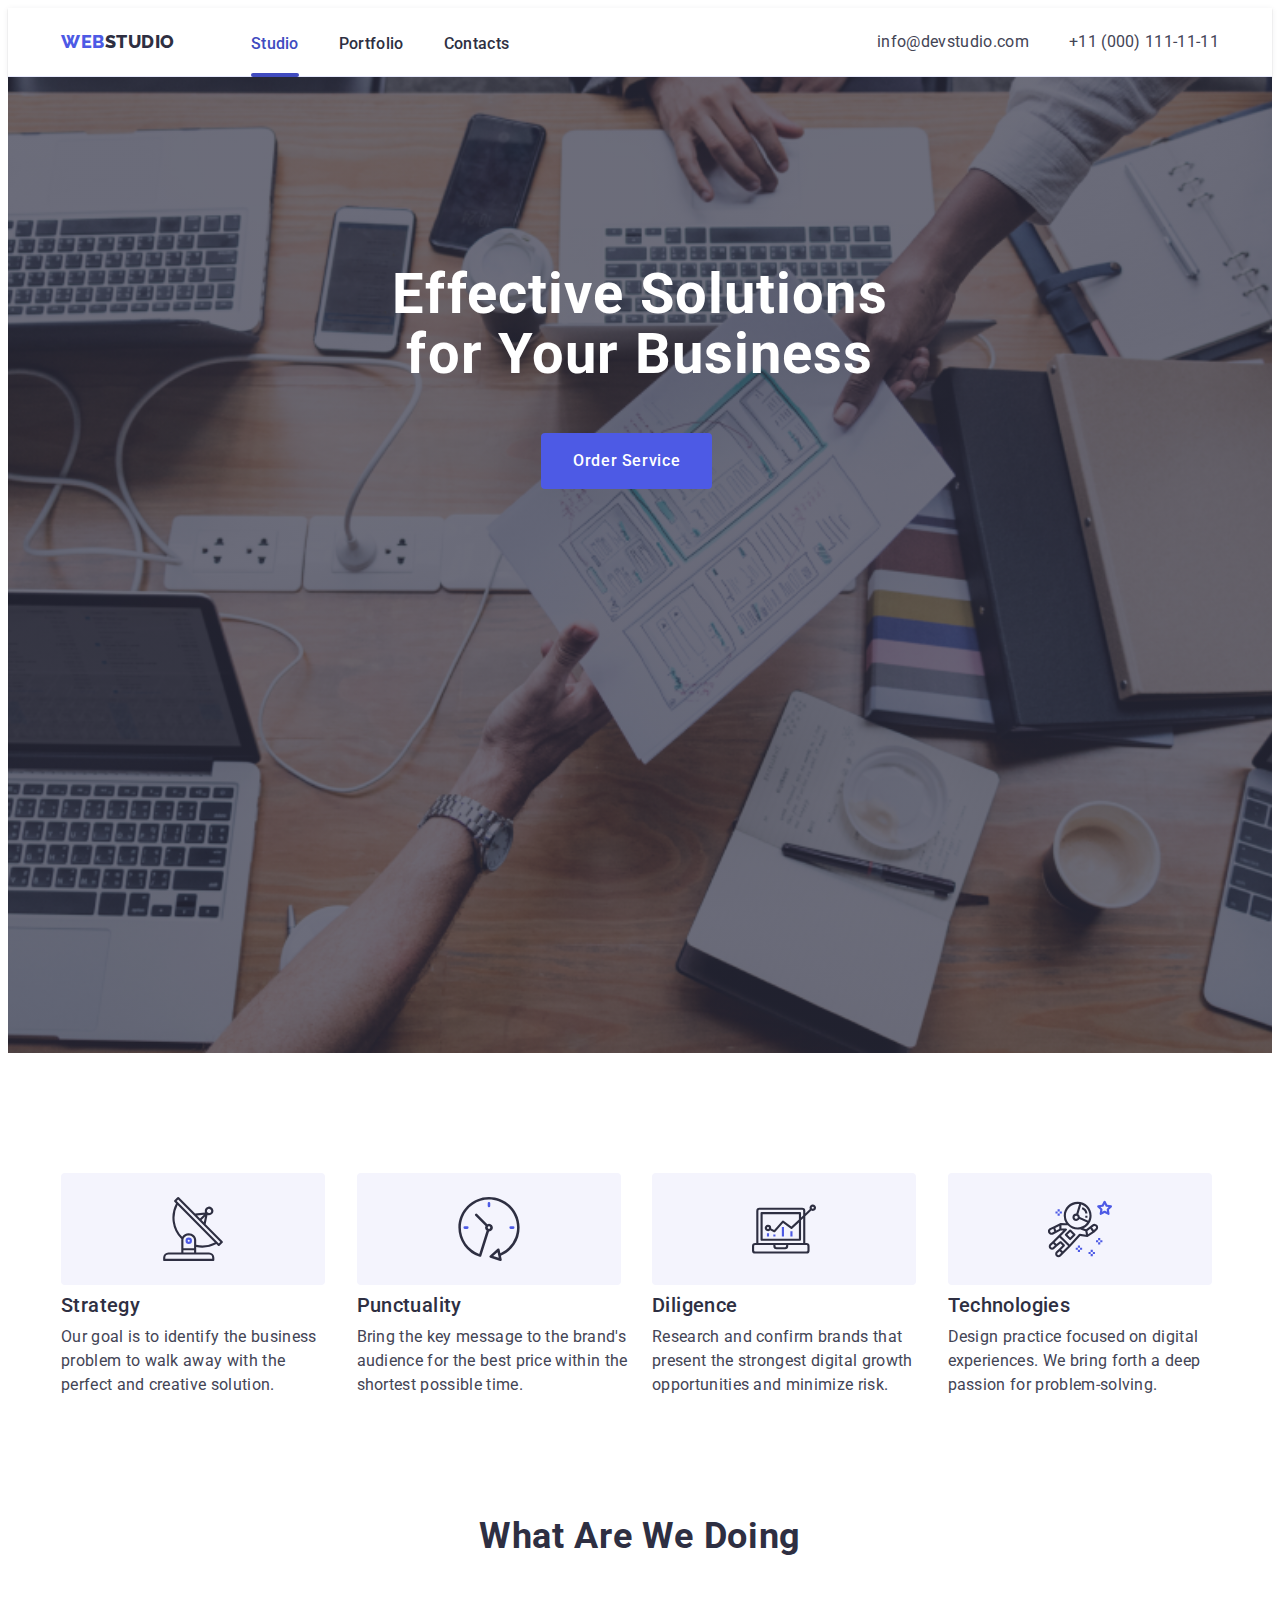
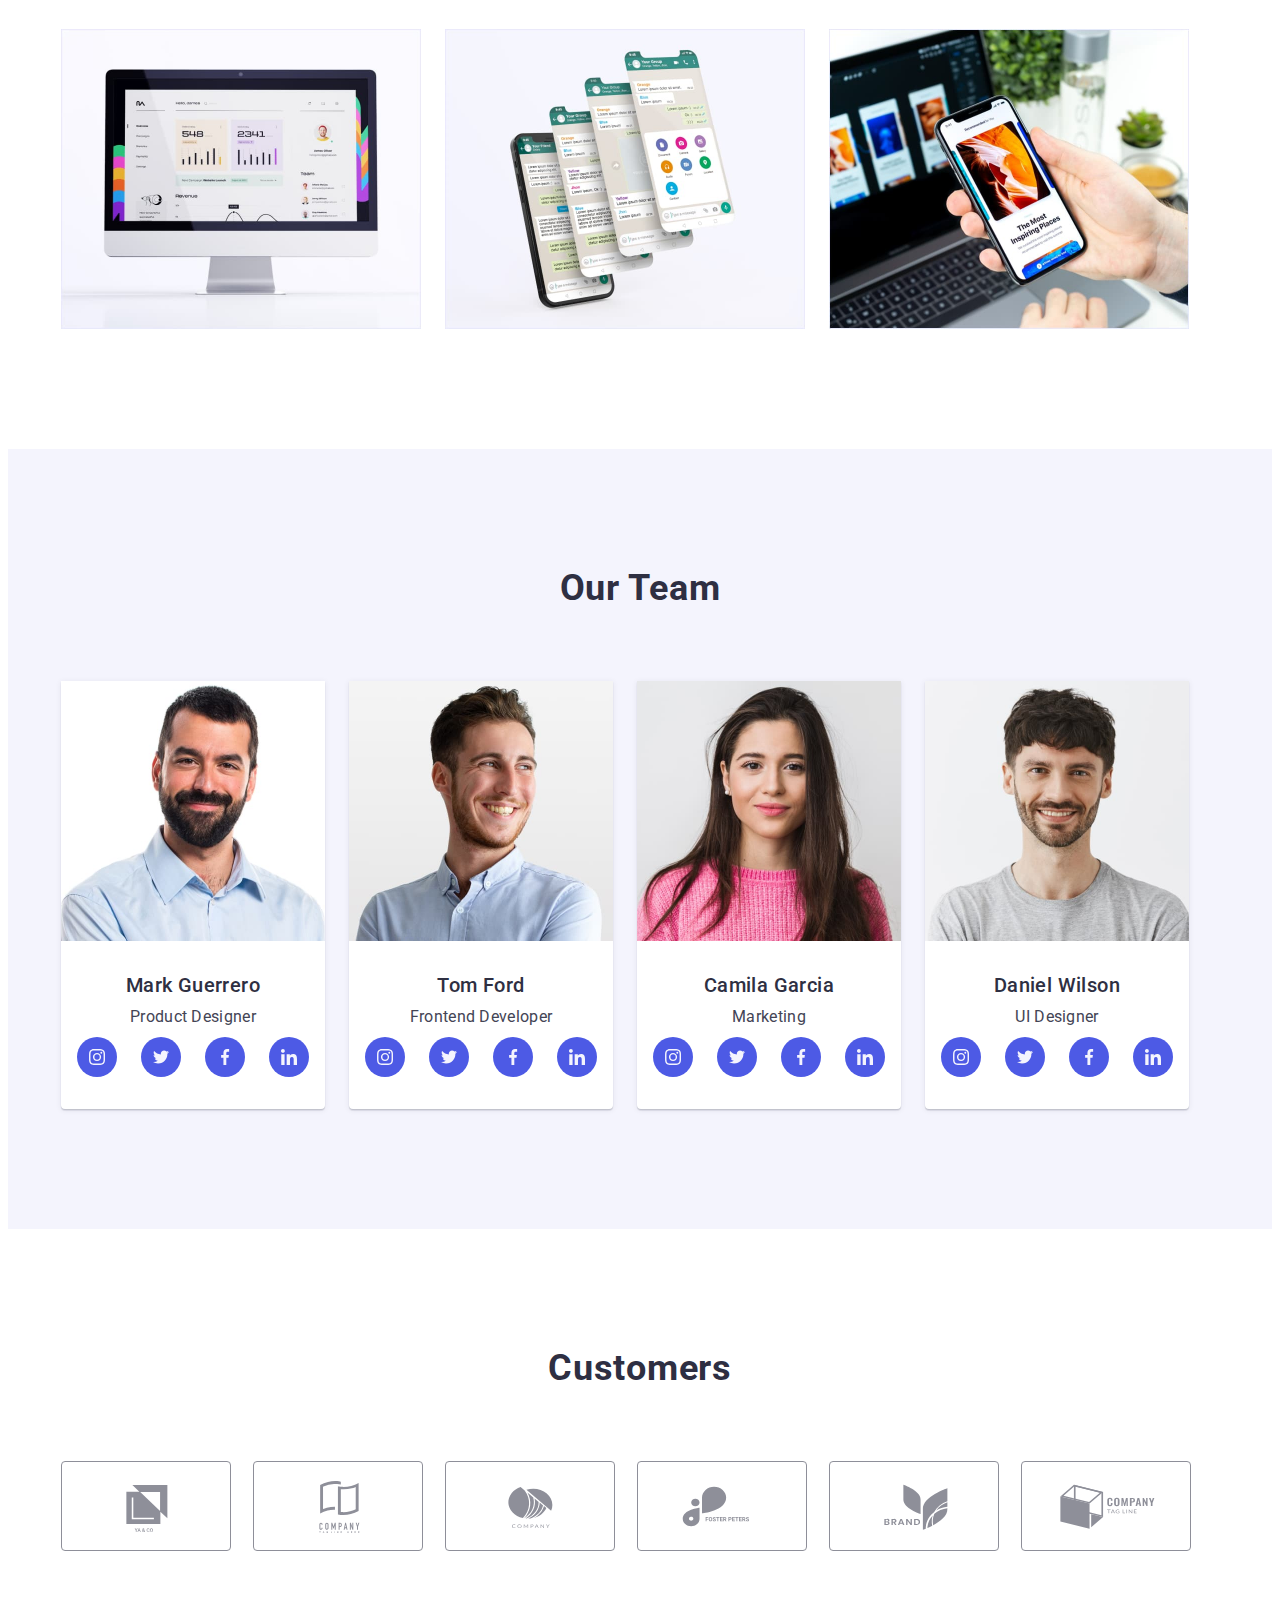
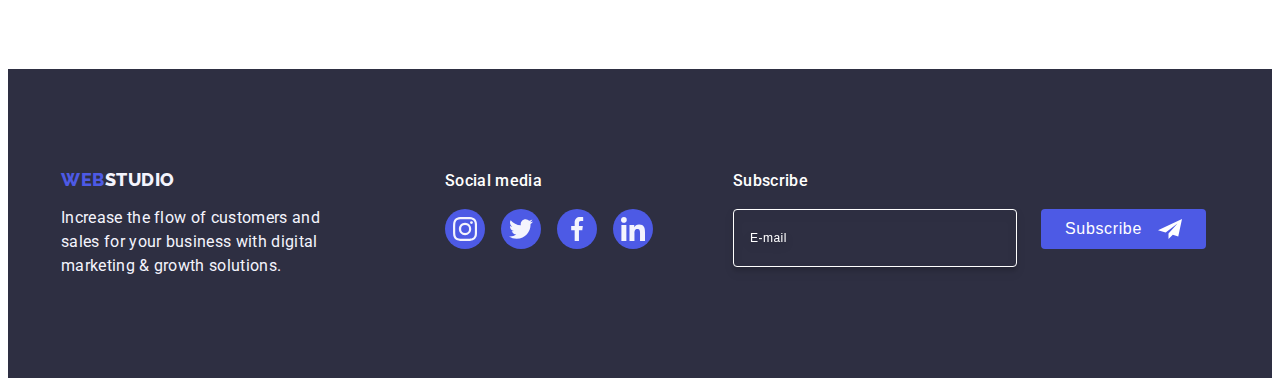
<file: index.html>
<!DOCTYPE html>
<html lang="en">
<head>
    <meta charset="UTF-8">
    <meta name="viewport" content="Web Studio description">
    <title>Web Studio</title>
    <link rel="preconnect" href="https://fonts.googleapis.com">
    <link rel="preconnect" href="https://fonts.gstatic.com" crossorigin>
    <link href="https://fonts.googleapis.com/css2?family=Raleway:wght@800&family=Roboto:wght@400;500;700&display=swap" 
    rel="stylesheet">
    <link rel="stylesheet" href="https://cdnjs.cloudflare.com/ajax/libs/modern-normalize/2.0.0/modern-normalize.min.css" integrity="sha512-4xo8blKMVCiXpTaLzQSLSw3KFOVPWhm/TRtuPVc4WG6kUgjH6J03IBuG7JZPkcWMxJ5huwaBpOpnwYElP/m6wg=="
    crossorigin="anonymous" referrerpolicy="no-referrer" />
    <link rel="stylesheet" href="./css/styles.css"/>
</head>
<body>
    
    <header class="header">
        <div class=" container header-container">
        <nav class="header-navigation">
            <a href="./index.html" class="header-logo link">
                Web<span class="header-logo-accent">Studio</span>
                </a>

            <ul class="header-menu list">
              <li class="header-menu-item"><a class="header-menu-link link active" href="./index.html">Studio</a></li>
              <li class="header-menu-item "><a class="header-menu-link link" href="./portfolio.html">Portfolio</a></li>
              <li class="header-menu-item"><a class="header-menu-link link" href="">Contacts</a></li>
            </ul>
          </nav>

        <address class="adress">
            <ul class="header-socials list">
            <li class="header-socials-item"><a class="header-socials-link link" href="mailto:info@devstudio.com">info@devstudio.com</a></li>
            <li class="header-socials-item"><a class="header-socials-link link" href="tel:+110001111111">+11 (000) 111-11-11</a></li>
            </ul>
        </address>
    </div>
    </header>
    

    <main>
        
        <section class="effective-sol-button"> 
        <div class="container effective-sol-button-container">
        <h1 class="effective-item">
        Effective Solutions<br/>
        for Your Business
        </h1>
        <button type="button"  class="element-buttton" data-modal-open>Order Service</button>
        </div>
        </section>
        

        
        <section class="advantages">
        <div class="container">
        <h2 class="visually-hidden">features</h2>
        <ul class="features-menu list">
            <li class="advantages-item">
                <div class="advantages-item-icon">
                    <svg class="advantages-icons" width="64" height="64">
                        <use href="./images/icons.svg#icon-antenna-1">
                        </use>
                    </svg>   
                </div>
                <h3 class="advantages-subtitle">Strategy</h3>
                <p class="advantages-item-text">
                Our goal is to identify the business
                problem to walk away with the perfect and creative solution.
                </p>
            </li>
            <li class="advantages-item">
                <div class="advantages-item-icon">
                    <svg class="advantages-icons" width="64" height="64">
                        <use href="./images/icons.svg#icon-clock-1">
                        </use>
                    </svg>   
                </div>
                <h3 class="advantages-subtitle">Punctuality</h3>
                <p class="advantages-item-text">
                Bring the key message to the brand's audience for the best 
                price within the shortest possible time.
                </p>
            </li>
            <li class="advantages-item">
                <div class="advantages-item-icon">
                    <svg class="advantages-icons" width="64" height="64">
                        <use href="./images/icons.svg#icon-diagram-1">
                        </use>
                    </svg>   
                </div>
                <h3 class="advantages-subtitle">Diligence</h3>
                <p class="advantages-item-text">
                Research and confirm brands that present the strongest digital
                 growth opportunities and minimize risk.
                </p>
            </li>
            <li class="advantages-item">
                <div class="advantages-item-icon">
                    <svg class="advantages-icons" width="64" height="64">
                        <use href="./images/icons.svg#icon-astronaut-1">
                        </use>
                    </svg>   
                </div>
                <h3 class="advantages-subtitle">Technologies</h3>
                <p class="advantages-item-text">
                Design practice focused on digital experiences. We bring forth 
                a deep passion for problem-solving.
                </p>
            </li>
        </ul>
        </div></section>

        
        <section class="what-we-do">
        <div class="container">
        <h2 class="about-us">What are we doing</h2>
        <ul class="about-us-menu list">
            <li class="about-us-item"> 
                <img src="./images/laptop.jpg" 
                alt="A laptop"
                width="360"
                height="300"
                /> 
            </li>

            <li class="about-us-item">
                <img src="./images/phonescreen.jpg" 
                alt="A phone"
                width="360"
                height="300"
                /> 
            </li>

            <li class="about-us-item">   
                <img src="./images/laptopphone.jpg" 
                alt="A phone with computer"
                width="360"
                height="300"
                />
            </li>
        </ul></div>
        </section>

        <section class="our-team">
            <div class="container">
        <h2 class="team">Our Team</h2>
        <ul class="team-menu list">
            <li class="team-item">
                <img src="./images/markguerro.jpg" 
                alt="Mark Guerrero"
                width="264"
                height="260"
                class="team-img"
                />
                <div class="team-info">
                <h3 class="team-subtitle">Mark Guerrero</h3>
                <p class="team-text">Product Designer</p>
                
                    <ul class="team-sosials-list list">
                        <li class="team-social-item">
                            <a 
                            class="team-contact-link link"
                            href=""
                            aria-label="instagram"
                            target="_blank"
                            rel="noopener noreferrer"
                            >
                                <svg class="team-icons" width="16" height="16">
                                    <use href="./images/icons.svg#icon-instagram-2">
                                    </use>
                                </svg>
                            </a>
                        </li>
                        <li class="team-social-item">
                            <a 
                            class="team-contact-link link"
                            href=""
                            aria-label="instagram"
                            target="_blank"
                            rel="noopener noreferrer"
                            >
                                <svg class="team-icons" width="16" height="16">
                                    <use href="./images/icons.svg#icon-twitter-1">
                                    </use>
                                </svg>
                            </a>
                        </li>
                        <li class="team-social-item">
                            <a 
                            class="team-contact-link link"
                            href=""
                            aria-label="instagram"
                            target="_blank"
                            rel="noopener noreferrer"
                            >
                                <svg class="team-icons" width="16" height="16">
                                    <use href="./images/icons.svg#icon-facebook-1">
                                    </use>
                                </svg>
                            </a>
                        </li>
                        <li class="team-social-item">
                            <a 
                            class="team-contact-link link"
                            href=""
                            aria-label="instagram"
                            target="_blank"
                            rel="noopener noreferrer"
                            >
                                <svg class="team-icons" width="16" height="16">
                                    <use href="./images/icons.svg#icon-linkedin-1">
                                    </use>
                                </svg>
                            </a>
                        </li>
                    </ul>

                </div>
            </li>
            

            <li class="team-item" >
                <img src="./images/tomford.jpg" 
                alt="Tom Ford"
                width="264"
                height="260"
                class="team-img"
                /> 
                <div class="team-info">
                <h3 class="team-subtitle">Tom Ford</h3>
                <p class="team-text">Frontend Developer</p>
                
                    <ul class="team-sosials-list list">
                        <li class="team-social-item">
                            <a 
                            class="team-contact-link link"
                            href=""
                            aria-label="instagram"
                            target="_blank"
                            rel="noopener noreferrer"
                            >
                                <svg class="team-icons" width="16" height="16">
                                    <use href="./images/icons.svg#icon-instagram-2">
                                    </use>
                                </svg>
                            </a>
                        </li>
                        <li class="team-social-item">
                            <a 
                            class="team-contact-link link"
                            href=""
                            aria-label="instagram"
                            target="_blank"
                            rel="noopener noreferrer"
                            >
                                <svg class="team-icons" width="16" height="16">
                                    <use href="./images/icons.svg#icon-twitter-1">
                                    </use>
                                </svg>
                            </a>
                        </li>
                        <li class="team-social-item">
                            <a 
                            class="team-contact-link link"
                            href=""
                            aria-label="instagram"
                            target="_blank"
                            rel="noopener noreferrer"
                            >
                                <svg class="team-icons" width="16" height="16">
                                    <use href="./images/icons.svg#icon-facebook-1">
                                    </use>
                                </svg>
                            </a>
                        </li>
                        <li class="team-social-item">
                            <a 
                            class="team-contact-link link"
                            href=""
                            aria-label="instagram"
                            target="_blank"
                            rel="noopener noreferrer"
                            >
                                <svg class="team-icons" width="16" height="16">
                                    <use href="./images/icons.svg#icon-linkedin-1">
                                    </use>
                                </svg>
                            </a>
                        </li>
                    </ul>

                </div>
            </li>
            

            <li class="team-item"> 
                <img src="./images/camilladarcias.jpg" 
                alt="Camila Garcia"
                width="264"
                height="260"
                class="team-img"
                /> 
                <div class="team-info">
                <h3 class="team-subtitle">Camila Garcia</h3>
                <p class="team-text">Marketing</p>
                
                    <ul class="team-sosials-list list">
                        <li class="team-social-item">
                            <a 
                            class="team-contact-link link"
                            href=""
                            aria-label="instagram"
                            target="_blank"
                            rel="noopener noreferrer"
                            >
                                <svg class="team-icons" width="16" height="16">
                                    <use href="./images/icons.svg#icon-instagram-2">
                                    </use>
                                </svg>
                            </a>
                        </li>
                        <li class="team-social-item">
                            <a 
                            class="team-contact-link link"
                            href=""
                            aria-label="instagram"
                            target="_blank"
                            rel="noopener noreferrer"
                            >
                                <svg class="team-icons" width="16" height="16">
                                    <use href="./images/icons.svg#icon-twitter-1">
                                    </use>
                                </svg>
                            </a>
                        </li>
                        <li class="team-social-item">
                            <a 
                            class="team-contact-link link"
                            href=""
                            aria-label="instagram"
                            target="_blank"
                            rel="noopener noreferrer"
                            >
                                <svg class="team-icons" width="16" height="16">
                                    <use href="./images/icons.svg#icon-facebook-1">
                                    </use>
                                </svg>
                            </a>
                        </li>
                        <li class="team-social-item">
                            <a 
                            class="team-contact-link link"
                            href=""
                            aria-label="instagram"
                            target="_blank"
                            rel="noopener noreferrer"
                            >
                                <svg class="team-icons" width="16" height="16">
                                    <use href="./images/icons.svg#icon-linkedin-1">
                                    </use>
                                </svg>
                            </a>
                        </li>
                    </ul>

                </div>
            </li>
            
           
            <li class="team-item">
                <img src="./images/daniekwilson.jpg" 
                alt="Daniel Wilson"
                width="264"
                height="260"
                class="team-img"
            /> 
            <div class="team-info">
            <h3 class="team-subtitle"> Daniel Wilson</h3>
            <p class="team-text">UI Designer</p>
            
                <ul class="team-sosials-list list">
                    <li class="team-social-item">
                        <a 
                        class="team-contact-link link"
                        href=""
                        aria-label="instagram"
                        target="_blank"
                        rel="noopener noreferrer"
                        >
                            <svg class="team-icons" width="16" height="16">
                                <use href="./images/icons.svg#icon-instagram-2">
                                </use>
                            </svg>
                        </a>
                    </li>
                    <li class="team-social-item">
                        <a 
                        class="team-contact-link link"
                        href=""
                        aria-label="instagram"
                        target="_blank"
                        rel="noopener noreferrer"
                        >
                            <svg class="team-icons" width="16" height="16">
                                <use href="./images/icons.svg#icon-twitter-1">
                                </use>
                            </svg>
                        </a>
                    </li>
                    <li class="team-social-item">
                        <a 
                        class="team-contact-link link"
                        href=""
                        aria-label="instagram"
                        target="_blank"
                        rel="noopener noreferrer"
                        >
                            <svg class="team-icons" width="16" height="16">
                                <use href="./images/icons.svg#icon-facebook-1">
                                </use>
                            </svg>
                        </a>
                    </li>
                    <li class="team-social-item">
                        <a 
                        class="team-contact-link link"
                        href=""
                        aria-label="instagram"
                        target="_blank"
                        rel="noopener noreferrer"
                        >
                            <svg class="team-icons" width="16" height="16">
                                <use href="./images/icons.svg#icon-linkedin-1">
                                </use>
                            </svg>
                        </a>
                    </li>
                </ul>

            </div>
            </li>
            
        </ul></div>
        </section>

        <section class="customers-section">
        <div class="customers-container container">
            <h2 class="customers-subtitle">Customers</h2>
            <ul class="customers-list list">
                <li class="customers-item"> 
                    <a 
                        class="customers-item-link link"
                        href=""
                        aria-label="instagram"
                        target="_blank"
                        rel="noopener noreferrer"
                        >
                            <svg class="customers-icons" width="104" height="56">
                            <use href="./images/icons.svg#icon-Logo-4">
                            </use>
                            </svg>
                    </a>
                </li>
                <li class="customers-item"> 
                    <a 
                        class="customers-item-link link"
                        href=""
                        aria-label="instagram"
                        target="_blank"
                        rel="noopener noreferrer"
                        >
                            <svg class="customers-icons" width="104" height="56">
                                <use href="./images/icons.svg#icon-Logo-3">
                                </use>
                            </svg>
                    </a>
                </li>
                <li class="customers-item"> 
                    <a 
                        class="customers-item-link link"
                        href=""
                        aria-label="instagram"
                        target="_blank"
                        rel="noopener noreferrer"
                        >
                            <svg class="customers-icons" width="104" height="56">
                                <use href="./images/icons.svg#icon-Logo-2">
                                </use>
                            </svg>
                    </a>
                </li>
                <li class="customers-item"> 
                    <a 
                        class="customers-item-link link"
                        href=""
                        aria-label="instagram"
                        target="_blank"
                        rel="noopener noreferrer"
                        >
                            <svg class="customers-icons" width="104" height="56">
                                <use href="./images/icons.svg#icon-Logovector">
                                </use>
                            </svg>
                    </a>
                </li>
                <li class="customers-item">
                    <a 
                        class="customers-item-link link"
                        href=""
                        aria-label="logo"
                        target="_blank"
                        rel="noopener noreferrer"
                        > 
                            <svg class="customers-icons" width="104" height="56">
                                <use href="./images/icons.svg#icon-Logo-1">
                                </use>
                            </svg>
                    </a>
                </li>
                <li class="customers-item"> 
                    <a 
                        class="customers-item-link link"
                        href=""
                        aria-label="logo"
                        target="_blank"
                        rel="noopener noreferrer"
                        >
                            <svg class="customers-icons" width="104" height="56">
                                <use href="./images/icons.svg#icon-Logo">
                                </use>
                            </svg>
                    </a>
                </li>
            </ul>



        </div>
    </section>
    </main>
    
    
    <footer class="footer">
        <div class=" footer-contr container ">
            <div class="footer-logo-txt-cont">
                <a href="./index.html" class="footer-logo link">Web<span 
                class="footer-logo-accent">Studio</span>
                </a>
            
                <p class="footer-main-text">
                Increase the flow of customers and sales 
                for your business with digital marketing & growth solutions.
                </p> 
            </div>

            <div class="footer-contact-info ">
                <p class="footer-social-subtitle">Social media</p>
                    <ul class="footer-contact-list list">
                        <li class="footer-contact-item">
                            <a 
                             class="footer-contact-link link"
                             href=""
                             aria-label="instagram"
                             target="_blank"
                             rel="noopener noreferrer"
                            >
                                <svg class="footer-icons" width="24" height="24">
                                    <use href="./images/icons.svg#icon-instagram-2">
                                    
                                    </use>
                                </svg>
                           </a>
                        </li>
                        <li class="footer-contact-item">
                            <a 
                            class="footer-contact-link link"
                            href=""
                            aria-label="twitter"
                            target="_blank"
                            rel="noopener noreferrer"
                            >
                                <svg class="footer-icons" width="24" height="24">
                                    <use href="./images/icons.svg#icon-twitter-1">
                                    
                                    </use>
                                </svg>
                            </a>
                        </li>
                        <li class="footer-contact-item">
                            <a 
                            class="footer-contact-link link"
                            href=""
                            aria-label="facebook"
                            target="_blank"
                            rel="noopener noreferrer"
                            >
                                <svg class="footer-icons" width="24" height="24">
                                    <use href="./images/icons.svg#icon-facebook-1">
                                    </use>
                                </svg>
                            </a>
                        </li>
                        <li class="footer-contact-item">
                            <a 
                            class="footer-contact-link link"
                            href=""
                            aria-label="linkedin"
                            target="_blank"
                            rel="noopener noreferrer"
                            >
                                <svg class="footer-icons" width="24" height="24">
                                    <use href="./images/icons.svg#icon-linkedin-1">
                                    </use>
                                </svg>
                            </a>
                        </li>
                    </ul>
                  
                </div>
                <div class="footer-bottom">
                    <p class="footer-txt">Subscribe</p>
                    <form class="footer-form">
                        <label aria-label="email" class="label-footer">
                        <input 
                        type="email" 
                        name="footer-email" 
                        class="footer-input"
                        placeholder="E-mail">
                        </label>

                        
                        <button type="submit" class="footer-btn">Subscribe
                            <svg class="footer-icon-np" width="24" height="24">
                                <use href="./images/icons.svg#icon-Frametelegram"></use>
                            </svg>
                        </button>
                    </form>
                </div>
        </div>
    </footer>
    <div class="backdrop is-hidden" data-modal>
        <div class="modal" >
           <button type="button" class="modal-close-button" data-modal-close>
            <svg class="modal-icons" width="8" height="8">
                <use href="./images/icons.svg#icon-close-black-18dp-2-1">
                </use>
            </svg>
           </button> 
           <p class="modal-title">Leave your contacts and we will call you back</p>
           <form>
            <div class="modal-field">
                <label for="user-name" 
                class="input-label">Name</label>
                <div class="wrap-input">
                <input 
                    type="text" 
                    name="user-name" 
                    class="modal-input"
                    id="user-name"
                    required/>
                    <svg class="modal-icon-np" width="18" height="24">
                        <use href="./images/icons.svg#icon-person-black-18dp-1"></use>
                    </svg></div>
            </div>
            <div class="modal-field">
                <label for="input-tel" 
                class="input-label">Phone</label>
                <div class="wrap-input">
                <input 
                    type="tel" 
                    name="input-tel" 
                    class="modal-input"
                    id="input-tel"
                    required/>
                    <svg class="modal-icon-np" width="18" height="24">
                        <use href="./images/icons.svg#icon-phone-black-18dp-1"></use>
                    </svg></div>
            </div>
            <div class="modal-field">
                <label for="input-email" 
                class="input-label">Email</label>
                <div class="wrap-input">
                <input 
                    type="email" 
                    name="input-email" 
                    class="modal-input"
                    id="input-email"
                    required/>
                    <svg class="modal-icon-np" width="18" height="24">
                        <use href="./images/icons.svg#icon-email-black-18dp-1"></use>
                    </svg></div>
            </div>

            <div class="modal-field-text" >
                <label for="user-comment" 
                class="input-label">Comment</label>
                <textarea 
                name="user-comment"
                id="user-comment"
                class="modal-textarea"
                placeholder="Text input"></textarea>
            </div>
            <div class="modal-field-two">
                <input type="checkbox" name="user-privacy"
                id="user-privacy"
                value="true"
                class="modal-check visually-hidden" />
                <label for="user-privacy" class="check-text"><span class="privacy-span">
                        <svg class="check-icon" width="10" height="8">
                            <use href="./images/icons.svg#icon-check"></use>
                        </svg>
                    </span>
                    I accept the terms and conditions of the
                    <a href="" class="privacy-link">Privacy Policy</a>
                </label>
            </div>
                <button class="button-modal-s" type="submit">Send</button>
           </form>
        </div>
    </div>
    <script src="./js/modal.js"></script>
</body>
</html>
</file>
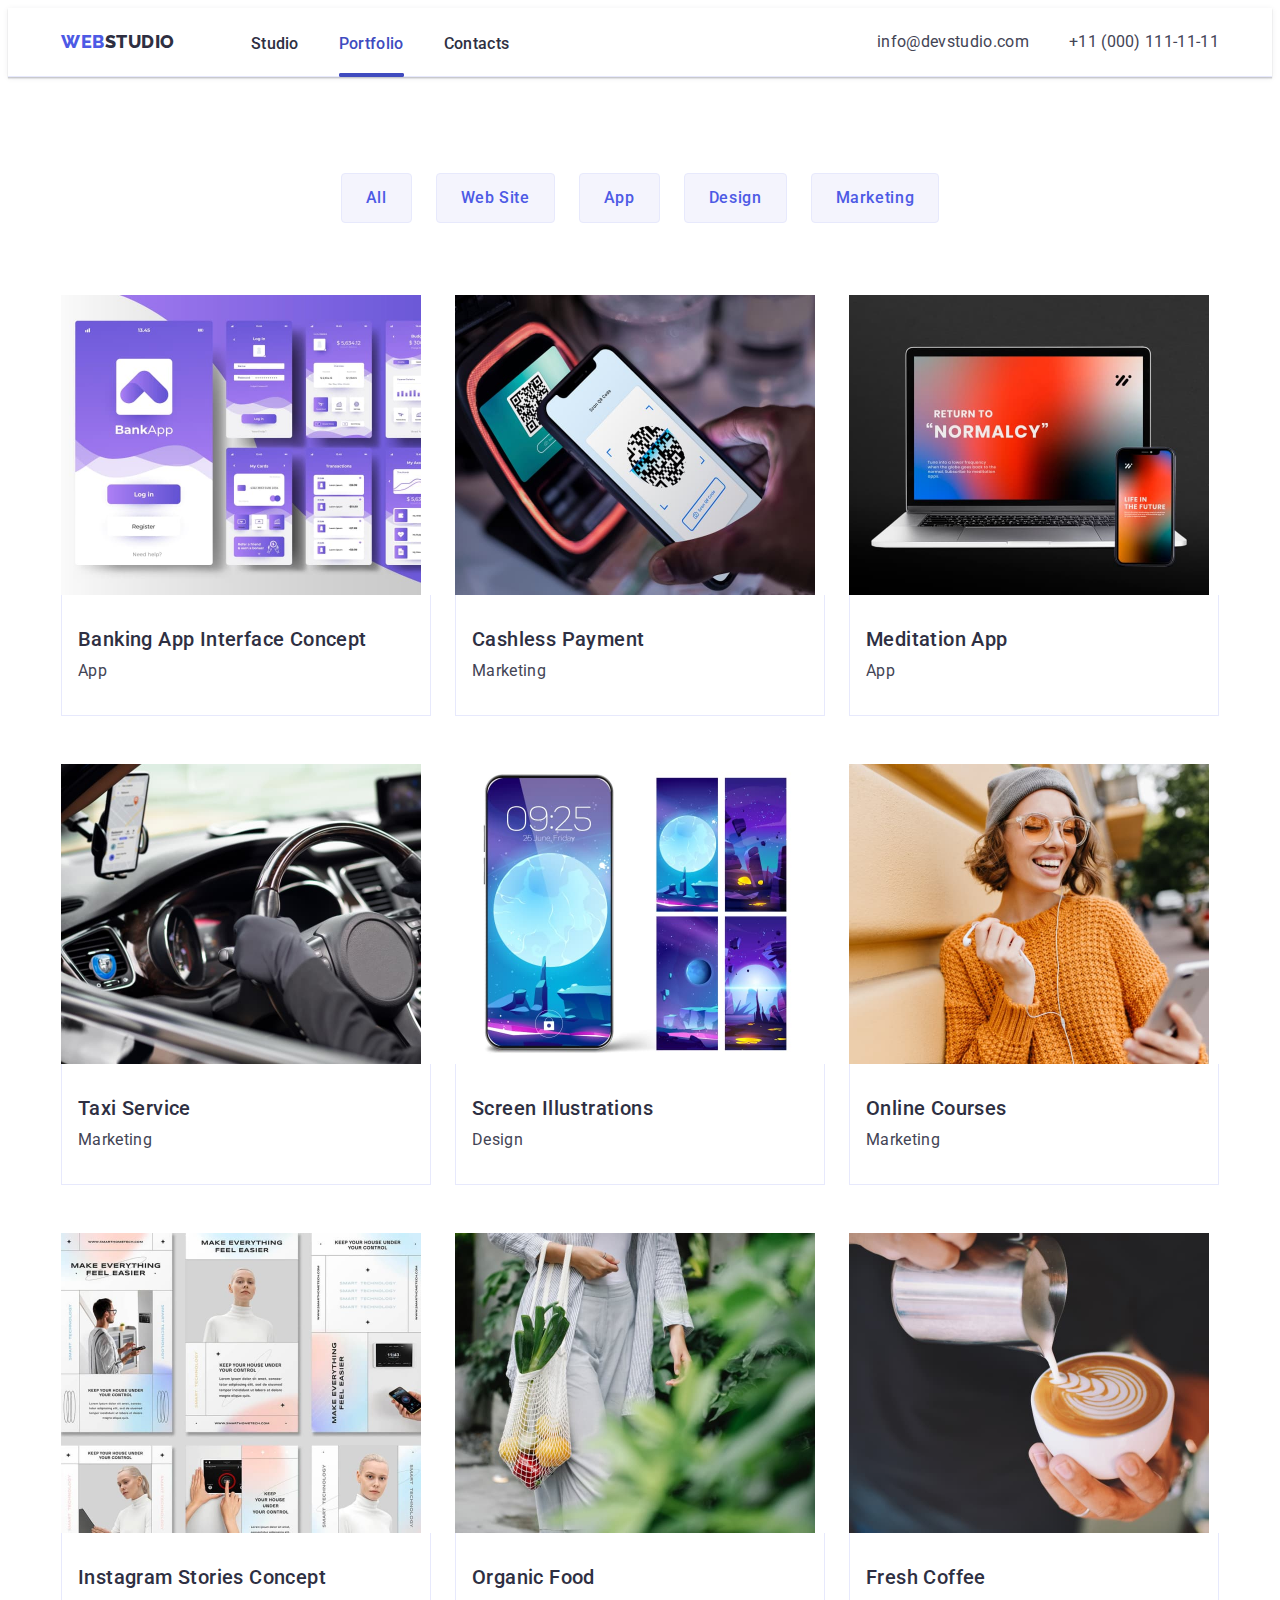
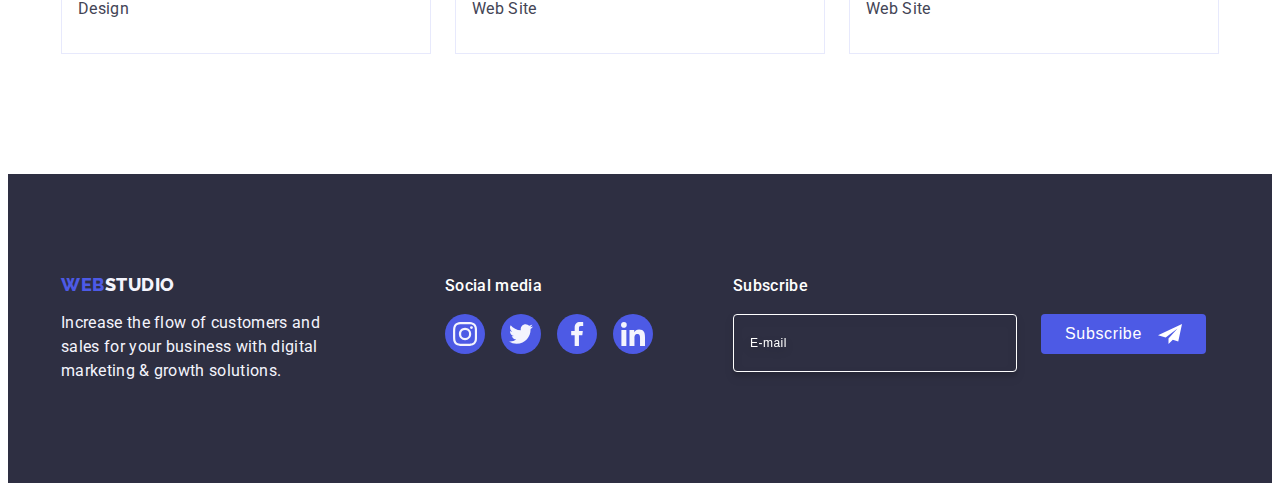
<file: portfolio.html>
<!DOCTYPE html>
<html lang="en">
<head>
    <meta charset="UTF-8">
    <meta name="viewport" content="width=device-width, initial-scale=1.0">
    <title>Portfolio</title>
    <link rel="preconnect" href="https://fonts.googleapis.com">
    <link rel="preconnect" href="https://fonts.gstatic.com" crossorigin>
    <link href="https://fonts.googleapis.com/css2?family=Raleway:wght@800&family=Roboto:wght@400;500;700;900&display=swap"
    rel="stylesheet">
    <link rel="stylesheet" href="https://cdnjs.cloudflare.com/ajax/libs/modern-normalize/2.0.0/modern-normalize.min.css" integrity="sha512-4xo8blKMVCiXpTaLzQSLSw3KFOVPWhm/TRtuPVc4WG6kUgjH6J03IBuG7JZPkcWMxJ5huwaBpOpnwYElP/m6wg=="
    crossorigin="anonymous" referrerpolicy="no-referrer" />
    <link rel="stylesheet" href="./css/styles.css"/>
</head>
<body>
    <header class="header">
        <div class=" container header-container">   
        <nav class="header-navigation">
            <a href="./index.html" class="header-logo link">
            Web<span 
            class="header-logo-accent">Studio</span>
            </a>
            <ul class="header-menu list">
              <li class="header-menu-item"><a class="header-menu-link link" href="./index.html">Studio</a></li>
              <li class="header-menu-item active"><a class="header-menu-link link active" href="./portfolio.html">Portfolio</a></li>
              <li class="header-menu-item"><a class="header-menu-link link" href="">Contacts</a></li>
            </ul>
          </nav>

        <address class="adress">
            <ul class="header-socials list">
            <li class="header-socials-item"><a class="header-socials-link link" 
                href="mailto:info@devstudio.com">info@devstudio.com</a></li>
            <li class="header-socials-item"><a class="header-socials-link link"
                href="tel:+110001111111">+11 (000) 111-11-11</a></li>
            </ul>
        </address></div>
    </header>
    
    <main>
        <section class="portfolio-main">
            <div class="container center-container">
            <h1 class="visually-hidden">What we do</h1>
            <ul class="buttons-menu list">
            
                <li>
                    <button type="button" class="element-button">All</button>
                </li>
                <li>
                    <button type="button"  class="element-button">Web Site</button>
                </li>
                <li>
                    <button type="button"  class="element-button">App</button>
                </li>
                <li>
                    <button type="button"  class="element-button">Design</button>
                </li>
                <li>
                    <button type="button"  class="element-button">Marketing</button>
                </li>
            
            </ul>


        
        <ul class="advantages-list list">
            <li class="advantagesss-item">
                <a href="" class="portfolio-link link">
                <div class="advantagesss-item-cover">   
                <img src="./images/bank.jpg" 
                alt="Banking App Interface Concept"
                width="360"
                height="300"
                />
                <p class="addvantage-cover-text">14 Stylish and User-Friendly App Design Concepts · 
                    Task Manager App · Calorie Tracker App · Exotic Fruit Ecommerce App · Cloud Storage App</p>
                </div>
                <div class="txt-container">
                <h2 class="advantages-subtitle">Banking App Interface Concept</h2>
                <p class="advantages-item-text">App</p></div>
                </a>
               
            </li>
            

            <li class="advantagesss-item">
                <a href="" class="portfolio-link link">
                    <div class="advantagesss-item-cover">
                    <img src="./images/Cashless-Payment.jpg" 
                alt="Cashless Payment"
                width="360"
                height="300"
                /> 
                <p class="addvantage-cover-text">14 Stylish and User-Friendly App Design Concepts · 
                    Task Manager App · Calorie Tracker App · Exotic Fruit Ecommerce App · Cloud Storage App</p>
                </div>
                <div class="txt-container">
                <h2 class="advantages-subtitle">Cashless Payment</h2>
                <p class="advantages-item-text">Marketing</p></div>
                </a>
            </li>
            

            <li class="advantagesss-item">
                <a href="" class="portfolio-link link">
                    <div class="advantagesss-item-cover">
                    <img src="./images/Meditation-App.jpg" 
                alt="Meditation App"
                width="360"
                height="300"
                /> 
                <p class="addvantage-cover-text">14 Stylish and User-Friendly App Design Concepts · 
                    Task Manager App · Calorie Tracker App · Exotic Fruit Ecommerce App · Cloud Storage App</p>
                </div>
                <div class="txt-container">
                <h2 class="advantages-subtitle">Meditation App</h2>
                <p class="advantages-item-text">App</p></div>
                </a>
            </li>
            
           
            <li class="advantagesss-item">
                <a href="" class="portfolio-link link">
                <div class="advantagesss-item-cover">     
                <img src="./images/Taxi-Service.jpg" 
                alt="Taxi Service"
                width="360"
                height="300"
            /> 
            <p class="addvantage-cover-text">14 Stylish and User-Friendly App Design Concepts · 
                Task Manager App · Calorie Tracker App · Exotic Fruit Ecommerce App · Cloud Storage App</p>
            </div>
            <div class="txt-container">
            <h2 class="advantages-subtitle">Taxi Service</h2>
            <p class="advantages-item-text">Marketing</p></div>
            </a>
            </li>

            <li class="advantagesss-item">
                <a href="" class="portfolio-link link">
                <div class="advantagesss-item-cover">    
                <img src="./images/Screen-Illustrations.jpg" 
                alt="Screen Illustrations"
                width="360"
                height="300"
            />
            <p class="addvantage-cover-text">14 Stylish and User-Friendly App Design Concepts · 
                Task Manager App · Calorie Tracker App · Exotic Fruit Ecommerce App · Cloud Storage App</p>
            </div>
            <div class="txt-container">
            <h2 class="advantages-subtitle">Screen Illustrations</h2>
            <p class="advantages-item-text">Design</p></div>
                </a>
            </li>

            <li class="advantagesss-item">
                <a href="" class="portfolio-link link">
                <div class="advantagesss-item-cover">
                <img src="./images/Online-Courses.jpg" 
                alt="Online Courses"
                width="360"
                height="300"
            /> 
            <p class="addvantage-cover-text">14 Stylish and User-Friendly App Design Concepts · 
                Task Manager App · Calorie Tracker App · Exotic Fruit Ecommerce App · Cloud Storage App</p>
            </div>
            <div class="txt-container">
            <h2 class="advantages-subtitle">Online Courses</h2>
            <p class="advantages-item-text">Marketing</p></div>
                </a>
            </li>
            
            <li class="advantagesss-item">
                <a href="" class="portfolio-link link">
                <div class="advantagesss-item-cover">    
                <img src="./images/insta.jpg" 
                alt="Instagram Stories Concept"
                width="360"
                height="300"
            /> 
            <p class="addvantage-cover-text">14 Stylish and User-Friendly App Design Concepts · 
                Task Manager App · Calorie Tracker App · Exotic Fruit Ecommerce App · Cloud Storage App</p>
            </div>
            <div class="txt-container">
            <h2 class="advantages-subtitle">Instagram Stories Concept</h2>
            <p class="advantages-item-text">Design</p></div>
                </a>
            </li>

            <li class="advantagesss-item">
                <a href="" class="portfolio-link link">
                <div class="advantagesss-item-cover">
                <img src="./images/Organic-Food.jpg"
                alt="Organic Food"
                width="360"
                height="300"
            />
            <p class="addvantage-cover-text">14 Stylish and User-Friendly App Design Concepts · 
                Task Manager App · Calorie Tracker App · Exotic Fruit Ecommerce App · Cloud Storage App</p>
            </div>
            <div class="txt-container"> 
            <h2 class="advantages-subtitle">Organic Food</h2>
            <p class="advantages-item-text">Web Site</p></div>
                </a>
            </li>

            <li class="advantagesss-item">
                <a href="" class="portfolio-link link">
                <div class="advantagesss-item-cover">
                <img src="./images/Fresh-Coffee.jpg" 
                alt="Fresh Coffee"
                width="360"
                height="300"
            /> 
            <p class="addvantage-cover-text">14 Stylish and User-Friendly App Design Concepts · 
                Task Manager App · Calorie Tracker App · Exotic Fruit Ecommerce App · Cloud Storage App</p>
            </div>
            <div class="txt-container">
            <h2 class="advantages-subtitle">Fresh Coffee</h2>
            <p class="advantages-item-text">Web Site</p></div>
                </a>
            </li>

        </ul></div>
        </section>
    </main>
    
    <footer class="footer">
        <div class=" footer-contr container ">
            <div class="footer-logo-txt-cont">
                <a href="./index.html" class="footer-logo link">Web<span 
                class="footer-logo-accent">Studio</span>
                </a>
            
                <p class="footer-main-text">
                Increase the flow of customers and sales 
                for your business with digital marketing & growth solutions.
                </p> 
            </div>

            <div class="footer-contact-info ">
                <p class="footer-social-subtitle">Social media</p>
                    <ul class="footer-contact-list list">
                        <li class="footer-contact-item">
                            <a 
                             class="footer-contact-link link"
                             href=""
                             aria-label="instagram"
                             target="_blank"
                             rel="noopener noreferrer"
                            >
                                <svg class="footer-icons" width="24" height="24">
                                    <use href="./images/icons.svg#icon-instagram-2">
                                    
                                    </use>
                                </svg>
                           </a>
                        </li>
                        <li class="footer-contact-item">
                            <a 
                            class="footer-contact-link link"
                            href=""
                            aria-label="twitter"
                            target="_blank"
                            rel="noopener noreferrer"
                            >
                                <svg class="footer-icons" width="24" height="24">
                                    <use href="./images/icons.svg#icon-twitter-1">
                                    
                                    </use>
                                </svg>
                            </a>
                        </li>
                        <li class="footer-contact-item">
                            <a 
                            class="footer-contact-link link"
                            href=""
                            aria-label="facebook"
                            target="_blank"
                            rel="noopener noreferrer"
                            >
                                <svg class="footer-icons" width="24" height="24">
                                    <use href="./images/icons.svg#icon-facebook-1">
                                    </use>
                                </svg>
                            </a>
                        </li>
                        <li class="footer-contact-item">
                            <a 
                            class="footer-contact-link link"
                            href=""
                            aria-label="linkedin"
                            target="_blank"
                            rel="noopener noreferrer"
                            >
                                <svg class="footer-icons" width="24" height="24">
                                    <use href="./images/icons.svg#icon-linkedin-1">
                                    </use>
                                </svg>
                            </a>
                        </li>
                    </ul>
            </div>
            <div class="footer-bottom">
                <p class="footer-txt">Subscribe</p>
                <form class="footer-form">
                    <label aria-label="email" class="label-footer">
                    <input 
                    type="email" 
                    name="footer-email" 
                    class="footer-input"
                    placeholder="E-mail">
                    </label>

                    
                    <button type="submit" class="footer-btn">Subscribe
                        <svg class="footer-icon-np" width="24" height="24">
                            <use href="./images/icons.svg#icon-Frametelegram"></use>
                        </svg>
                    </button>
                </form>
            </div>
        </div>
    </footer>
    
</body>
</html>
</file>
<file: css/styles.css>
:root{
    --accent-color:  #4D5AE5;
    --primary-black-color: #2e2f42;
    --text-color: #434455;
    --primary-white-color: #ffffff;
    --cloudy-color:#F4F4FD;
    --second-blue-color:#404BBF;
} 
p,h1,h2,h3,h4,h5,h6{
    margin-top: 0;
    margin-bottom: 0;
}

ul,ol{
    margin-top: 0;
    margin-bottom: 0;
    padding-left: 0;
}

body {
    font-family: 'Roboto', sans-serif;
    color:#434455;
    background-color:var(--primary-white-color);
}

.container {
    max-width: 1158px; 
    width: 100%;
    padding-left: 15px;
    padding-right: 15px;
    margin: 0 auto;
}
.link{
    text-decoration: none;
}

.list{
    list-style-type: none;
}


.visually-hidden {
    position: absolute;
    width: 1px;
    height: 1px;
    margin: -1px;
    border: 0;
    padding: 0;
    white-space: nowrap;
    clip-path: inset(100%);
    clip: rect(0 0 0 0);
    overflow: hidden;
}

img{
    display: block;
}

/**------------ HEADER-------------- */
.header-container{
    display: flex;
    text-align: center;
    align-items: center;
}

.header-menu{
    display: flex;
    gap: 40px;
}

.header-navigation{
    text-align: center;
    display: flex;
    justify-content: space-between;
    align-items: center;
}

.header{
    border-bottom: 1px solid #e7e9fc;
    box-shadow: 0px 2px 1px rgba(46, 47, 66, 0.08),
     0px 1px 1px rgba(46, 47, 66, 0.16), 0px 1px 6px rgba(46, 47, 66, 0.08);
}

.header-socials{
    display: flex;
    gap: 40px;
}



.header-logo {
color:var(--accent-color);
font-size: 18px;
font-family: "Raleway", sans-serif;
font-weight: 800;
line-height: 1.17;
letter-spacing: 0.03em;
text-transform: uppercase;
margin-right: 76px;
}

.header-logo-accent {
color: var(--primary-black-color);
}


.header-menu-link {
color: var(--primary-black-color);
font-size: 16px;
font-weight: 500;
line-height: 1.5;
letter-spacing: 0.02em;
padding-top: 24px;
padding-bottom: 20px;
display: block;
transition:  color 250ms cubic-bezier(0.4, 0, 0.2, 1);
}

.header-socials-link{
color: var(--text-color);
font-size: 16px;
line-height: 1.5;
letter-spacing: 0.02em;
transition:  color 250ms cubic-bezier(0.4, 0, 0.2, 1);
}


.header-menu-link:focus,
.header-menu-link:hover{
    color: var(--second-blue-color);
    
}

.adress{
    font-style: normal;
    margin-left: auto;
}

.header-socials-link:is(:hover,:focus){
    color:var(--second-blue-color);
}

.active {
    position: relative;
    color: var(--second-blue-color);
}
.active::after {
    content: ""; 
    position: absolute;
    width: 100%;
    display: block;
    left: 0;
    bottom: -1px;
    height: 4px;
    background-color: var(--second-blue-color);
    border-radius: 2px; 
    transition:  color 250ms cubic-bezier(0.4, 0, 0.2, 1);
}


/*TODO------------------------WEBSTUDIO------------------------**/
/*?------------ SECTION BUTTON -------------- */
.effective-sol-button{
    background-color:var(--primary-black-color);
    max-width: 1440px;
    width: 100%;
    height: 600px;
    margin-left: auto;
    margin-right: auto;
    padding: 188px 0;
    background-image: linear-gradient(rgba(46, 47, 66, 0.7), rgba(46, 47, 66, 0.7)),
    url(../images/people-office.jpg); 
    background-position: center;
    background-repeat: no-repeat;
    background-size: cover;
    margin: 0 auto;
}

.effective-item{
color: var(--primary-white-color);
font-size: 56px;
font-weight: 700;
line-height: 1.07;
letter-spacing: 0.02em;
max-width: 496px;
margin: 0 auto;
margin-bottom: 48px;
}

.element-buttton {
color:var(--primary-white-color);
background-color: var(--accent-color);
font-family: 'Roboto', sans-serif;
font-size: 16px;
font-weight: 500;
line-height: 1.5;
letter-spacing: 0.04em;
cursor: pointer;
border-radius: 4px;
border: none;
display: block;
margin-left: 480px;
min-width: 169px;
padding: 16px 32px;
transition: background-color 250ms cubic-bezier(0.4, 0, 0.2, 1);
}

.element-buttton:hover,
.element-buttton:focus{
    background-color:var(--second-blue-color);
    box-shadow: 0px 4px 4px 0px rgba(0, 0, 0, 0.15);

}
.effective-sol-button-container{
    text-align: center;

}
/**------------ ADVANTAGES -------------- */
.features-menu{
    display: flex;
    gap: 24px;
}

.advantages{
    padding-top: 120px;
    padding-bottom: 120px;
}

.advantages-item{
    width:calc((100% - 72px)/4);
}
.advantages-item-icon{
    width:264px;
    height: 112px;
    border-radius: 4px;
    background: var(--cloudy-color);
    margin-bottom: 8px;
    display: flex;
    align-items: center;
    justify-content: center;
}
.advantages-subtitle {
color: var(--primary-black-color);
font-size: 20px;
font-weight: 500;
line-height: 1.2;
letter-spacing: 0.02em;
margin-bottom: 8px;
}

.advantages-item-text {
color: #434455;
font-size: 16px;
font-family: Roboto;
line-height: 1.5;
letter-spacing: 0.02em;
}

/*------------ What are we doing -------------- */
.about-us {
color: var(--primary-black-color);
text-align: center;
font-size: 36px;
font-weight: 700;
line-height: 1.11;
letter-spacing: 0.02em;
text-transform: capitalize;
margin-bottom: 72px;
}
.about-us-menu{
    display: flex;
    gap: 24px;
}
.what-we-do{
    padding-bottom: 120px; 
}
/*?------------ Our team -------------- */
.our-team{
    background-color: var(--cloudy-color);
    padding-top: 120px;
    padding-bottom: 120px;
}
.team{
    color: var(--primary-black-color);
    text-align: center;
    font-size: 36px;
    font-weight: 700;
    line-height: 1.11;
    letter-spacing: 0.02em;
    text-transform: capitalize;
    background-color:  var(--cloudy-color);
    margin-bottom: 72px;
}
.team-item{
    width: calc((100%-72px)/4);
    background-color:var(--primary-white-color);
    border-radius: 0px 0px 4px 4px;
    box-shadow: 0px 1px 6px rgba(46, 47, 66, 0.08), 
    0px 1px 1px rgba(46, 47, 66, 0.16), 0px 2px 1px rgba(46, 47, 66, 0.08); 


}
.team-menu{
    background-color:var(--cloudy-color);
    display: flex;
    gap: 24px;
}


.team-subtitle{
color: var(--primary-black-color);
text-align: center;
font-size: 20px;
font-weight: 500;
line-height: 1.2;
letter-spacing: 0.02em;
margin-bottom: 8px;
}

.team-text{
color: var(--slate, #434455);
text-align: center;
font-size: 16px;
line-height: 1.5;
letter-spacing: 0.02em;
margin-bottom: 8px;
}
.team-info{
    padding: 32px 0;
   
}
.team-sosials-list{
    display: flex;
    justify-content: center;
    gap: 24px;
    
    
}
.team-contact-link{
    display: flex;
    width: 100%;
    height: 100%;
    background-color: var(--accent-color);
    border-radius: 50%;
    align-items: center;
    justify-content: center;  
    transition: background-color 250ms cubic-bezier(0.4, 0, 0.2, 1); 
}

.team-contact-link:hover,
.team-contact-link:focus{
    background-color: var(--second-blue-color);
}
.team-social-item{
    width: 40px;
    height: 40px;
}
.team-icons{
    fill: #f4f4fd;
}
/*------------ Customers -------------- */
.customers-subtitle{
color: var(--primary-black-color);
text-align: center;
font-size: 36px;
font-style: normal;
font-weight: 700;
line-height: 1.11;
letter-spacing: 0.72px;
text-transform: capitalize;
margin-bottom: 72px;
 
}

.customers-list{
    display: flex;
    gap: 24px;
}
.customers-item{
    height: 88px;
    width: 168px;
}
.customers-item-link{
width: 100%;
height: 100%;
border-radius: 4px;
border: 1px solid var(--lightslate, #8E8F99);
display: flex;
align-items: center;
justify-content: center;
color:#8e8f99; 
transition: border-color 250ms cubic-bezier(0.4, 0, 0.2, 1), color 250ms cubic-bezier(0.4, 0, 0.2, 1);
}

.customers-section{
    padding-top: 120px;
    padding-bottom: 120px;
}
.customers-icons{
    fill: currentColor;
}


.customers-item-link:hover,
.customers-item-link:focus{
   border: 1px solid var(--second-blue-color);
   color:var(--second-blue-color);
}

    
/*TODO------------------------WEBSTUDIO------------------------**/

/*!------------------------PORTFOLIO------------------------**/

/*?------------ BUTTONS SECTION-------------- */
.portfolio-main{
    padding-top: 96px; 
    padding-bottom: 120px;
}
.buttons-menu{
    display: flex;
    gap: 24px;
    justify-content: center;
    margin-bottom: 72px;
}
.element-button{
    color: var(--accent-color);
    background-color:var(--cloudy-color);
    text-align: center;
    font-size: 16px;
    font-family: inherit;
    font-weight: 500;
    line-height: 1.5;
    letter-spacing: 0.04em;
    cursor: pointer;
    border-radius: 4px;
    padding: 12px 24px;
    border: 1px solid #e7e9fc;
    transition : color 250ms cubic-bezier(0.4, 0, 0.2, 1),
    background-color 250ms cubic-bezier(0.4, 0, 0.2, 1),
    border-color 250ms cubic-bezier(0.4, 0, 0.2, 1), 
    box-shadow 250ms cubic-bezier(0.4, 0, 0.2, 1);
}

.element-button:is(:hover,:focus){
color: var(--primary-white-color);
background-color: var(--second-blue-color);
border: 1px solid transparent;
box-shadow: 0px 2px 2px 0px rgba(0, 0, 0, 0.12), 0px 2px 1px 0px rgba(0, 0, 0, 0.08), 0px 3px 1px 0px rgba(0, 0, 0, 0.10);

}

/*!------------ ADVANTAGES-------------- */

.advantages-list {
    background-color:var(--primary-white-color);
    display: flex;
    flex-wrap: wrap;
    gap: 48px 24px;
    justify-content: center;
}

.advantages-subtitle {
color: var(--primary-black-color);
font-size: 20px;
font-weight: 500;
line-height: 1.2;
letter-spacing: 0.02em;
margin-bottom: 8px;
}
.advantages-item-text {
color: var(--text-color);
font-size: 16px;
line-height: 1.5;
letter-spacing: 0.02em;
}

.advantagesss-item{
    width: calc((100% - 48px) / 3);
   
}
.advantagesss-item-cover{
     position: relative;
    overflow: hidden;
}
.txt-container{
    border: 1px solid var(--cornflower, #E7E9FC);
    padding: 32px 16px;
    border-top: none;
}
.portfolio-link:hover .addvantage-cover-text{
    transform:translateY(0%);
}

.portfolio-link:focus .addvantage-cover-text{
    transform:translateY(0%);
}
.addvantage-cover-text{
    position: absolute;
    top: 0;
    left: 0;
    height: 100%;
    width:100%;
    padding: 40px 32px; 
    color: var(--cloudy-color);
    font-size: 16px;
    font-style: normal;
    font-weight: 400;
    line-height: 1.5;
    letter-spacing: 0.02em;
    background-color: var(--accent-color);
    transform: translateY(100%);
    transition: box-shadow 250ms cubic-bezier(0.4, 0, 0.2, 1);
    transition: transform 250ms cubic-bezier(0.4, 0, 0.2, 1);
}
.portfolio-link{
    display: block; 
    transition: box-shadow 250ms cubic-bezier(0.4, 0, 0.2, 1); 

}
.portfolio-link:hover,
.portfolio-link:focus{
    box-shadow: 0px 1px 6px rgba(46, 47, 66, 0.08), 
    0px 1px 1px rgba(46, 47, 66, 0.16), 0px 2px 1px rgba(46, 47, 66, 0.08);
}
/*!------------------------PORTFOLIO------------------------**/
/*------------ FOOTER-------------- */
.footer{
    background-color:var(--primary-black-color); 
    padding: 100px 0;   
}

.footer-contr{
    display: flex;
    align-items: baseline;
}
.footer-logo-txt-cont{
    margin-right: 120px;  
}
.footer-logo {
    color: var(--accent-color);
    font-size: 18px;
    font-family: "Raleway", sans-serif;
    font-weight: 800;
    line-height: 1.17;
    letter-spacing: 0.03em;
    text-transform: uppercase;
    margin-bottom: 16px;
    display: inline-block;
}
    
.footer-logo-accent {
    color: var(--cloudy-color);
}
.footer-main-text{
    color:var(--cloudy-color);
    font-size: 16px;
    line-height: 1.5;
    letter-spacing: 0.02em;
    max-width: 264px;
    
}

.footer-social-subtitle{
color: var(--primary-white-color);
font-size: 16px;
font-style: normal;
font-weight: 500;
line-height: 1.5;
letter-spacing: 0.02em;
margin-bottom: 16px;
}

.footer-contact-list{
    display: flex;
    gap: 16px;
    
}
.footer-contact-link{
    display: flex;
    width: 100%;
    height: 100%;
    background-color: var(--accent-color);
    border-radius: 50%;
    align-items: center;
    justify-content: center; 
    transition: background-color 250ms cubic-bezier(0.4, 0, 0.2, 1); 
}

.footer-contact-link:hover,
.footer-contact-link:focus{
    background-color: #31D0AA;
}
.footer-contact-item{
    width: 40px;
    height: 40px;
    
}
.footer-icons{
    fill:#f4f4fd;
}

.footer-form{
   display: flex;
   gap: 24px;
}

.footer-input {
width: 264px;
color: var(--primary-white-color);
height: 40px;
background-color: transparent;
outline: transparent;
padding-top: 8px;
padding-bottom: 8px;
padding-left: 16px;
border-radius: 4px;
margin-left: 80px;
font-size: 12px;
line-height: 1.5;
letter-spacing: 0.04em;
filter: drop-shadow(0px 4px 4px rgba(0, 0, 0, 0.15));
border: 1px solid var(--white, #FFF);
box-shadow: 0px 4px 4px 0px rgba(0, 0, 0, 0.15);
}

.footer-input::placeholder{
color: var(--primary-white-color);
font-size: 12px;
letter-spacing: 0.04em;
}
.footer-txt{
color: var(--primary-white-color);
font-size: 16px;
font-weight: 500;
line-height: 1.5; 
letter-spacing: 0.02em;
margin-bottom: 16px;
margin-left: 80px;
}

.footer-btn {
width: 165px;
height: 40px;
color: var(--primary-white-color);
text-align: center;
font-size: 16px;
font-weight: 500;
line-height: 1.5; 
letter-spacing: 0.04em;
border-radius: 4px;
padding: 8px 24px;
background-color: var(--accent-color);
cursor: pointer;
outline: transparent;
display: flex;
justify-content: center;
align-items: center;
transition-property: background-color;
transition-duration: 250ms;
min-width: 165px;
border: none;
transition-timing-function: cubic-bezier(0.4, 0, 0.2, 1);
}

.footer-btn:hover,
.footer-btn:focus{
    background: var(--second-blue-color);
}

.footer-icon-np {
    margin-left: 16px;
    fill:var(--primary-white-color);
    
}
/*!------------ MODAL-------------- */
.backdrop {
    position: fixed;
    top: 0;
    width: 100%;
    height: 100%;
    transition: opacity 300ms linear, visibility 300ms linear;
    background-color: rgba(46, 47, 66, 0.4);
    transition: opacity 250ms cubic-bezier(0.4, 0, 0.2, 1), visibility 250ms cubic-bezier(0.4, 0, 0.2, 1);
}

.modal{
    width: 408px;
    min-height: 584px ;
    border-radius: 4px;
    position: absolute;
    left: 50%;
    top: 50%;
    transform: translate(-50%,-50%) scale(1);
    background-color: var(--dairy, #FCFCFC);
    box-shadow: 0px 2px 1px 0px rgba(0, 0, 0, 0.20),
    0px 1px 3px 0px rgba(0, 0, 0, 0.12), 0px 1px 1px 0px rgba(0, 0, 0, 0.14);
    transition: transform 250ms cubic-bezier(0.4, 0, 0.2, 1); 
    padding: 72px 24px 24px 24px;

}

.modal-title{
color: var(--primary-black-color);
text-align: center;
font-size: 16px;
font-style: normal;
font-weight: 500;
line-height: 1.5; 
letter-spacing: 0.02em;
margin-bottom: 16px;
}
.modal-field{
    margin-bottom: 8px;
    position: relative;
}
.wrap-input{
    position: relative;
}

.modal-input{
width: 100%;
height: 40px;
background-color: transparent;
border-radius: 4px;
padding-top: 11px;
padding-bottom: 11px;
padding-left: 38px;
outline: transparent;
color: var(--primary-black-color);
transition: border-color 250ms cubic-bezier(0.4, 0, 0.2, 1);
border: 1px solid var(--navyblue-modal, rgba(46, 47, 66, 0.40));
}

.modal-input:hover,
.modal-input:focus{
border-radius: 4px;
border: 1px solid var(--iris, #4D5AE5);
}
.modal-textarea:hover,
.modal-textarea:focus{  
border: 1px solid var(--iris, #4D5AE5);
}
.modal-input::placeholder{
    color: var(--navyblue-modal, rgba(46, 47, 66, 0.40));
font-size: 12px;
font-weight: 400;
line-height: 1.16; 
letter-spacing: 0.04em;
}

.modal-field-text{
    margin-bottom: 16px;
}
.modal-field-two{
    margin-bottom: 24px;
}
.modal-textarea{
    width: 100%;
    height: 120px;
    font-size: 12px;
    line-height: 1.17;
    letter-spacing: 0.04em; 
    color: rgba(46, 47, 66, 0.4);
    background-color: transparent;
    resize: none;
    border-radius: 4px;
    outline: transparent;
    padding: 8px 16px; 
    transition: border-color 250ms cubic-bezier(0.4, 0, 0.2, 1);
    border: 1px solid var(--navyblue-modal, rgba(46, 47, 66, 0.40));
}



.backdrop .is-hidden .modal{
    transform: translate(-50%,-50%) scale(0);
}
.modal-close-button{
    background: transparent;
    width:24px ;
    height: 24px;
    position: absolute;
    top: 24px;
    right: 24px;
    background-color: #E7E9FC;
    border-radius: 50%;
    display: flex;
    align-items: center;
    justify-content: center;
    border: 1px solid rgba(0, 0, 0, 0.1);
    padding: 0;
    cursor: pointer;
    transition: background-color 250ms cubic-bezier(0.4, 0, 0.2, 1), border 250ms cubic-bezier(0.4, 0, 0.2, 1); 
}

.input-label{
color: var(--lightslate, #8E8F99);
font-size: 12px;
letter-spacing: 0.04em;
line-height: 1.17;
margin-top: 4px;
display: block;
margin-bottom: 4px
}

.check-text{
    align-items: center;
    color: var(--lightslate, #8E8F99);
    font-size: 12px;
    line-height: 1.17; 
    letter-spacing: 0.04em;
}

.privacy-span:focus{
    border-color: #9747FF;
}

.privacy-link{
    color: var(--accent-color);
}

.check-text span{
    display: inline-flex;
    align-items: center;
    justify-content: center;
    width: 16px;
    height: 16px;
    border-radius: 2px;
    fill: transparent;
    margin-right: 8px;
    transition: background-color 250ms 
    cubic-bezier(0.4, 0, 0.2, 1),
    border 250ms 
    cubic-bezier(0.4, 0, 0.2, 1),
    fill 250ms 
    cubic-bezier(0.4, 0, 0.2, 1);
border: 1px solid var(--navyblue-modal, rgba(46, 47, 66, 0.40));
}



.modal-check:checked + .check-text span{
    fill: var(--cloudy-color);
    border: none;
    background-color: var(--second-blue-color);
}

.button-modal-s{
    width: 169px;
    height: 56px;
    padding: 16px 32px;
    min-width: 169px;
    border: none;
    display: block; 
    align-items: center;
    justify-content: center;
    border-radius: 4px;
    color: var(--white, #FFF);
    text-align: center;
    font-size: 16px;
    font-weight: 500;
    line-height: 1.5; 
    cursor: pointer;
    margin-top: 24px;
    margin-left: 95px;
    letter-spacing: 0.04em;
    background: var(--accent-color);
    transition: background-color 250ms cubic-bezier(0.4, 0, 0.2, 1); 
    box-shadow: 0px 4px 4px 0px rgba(0, 0, 0, 0.15);
}

.button-modal-s:hover,
.button-modal-s:focus{
    border-radius: 4px;
    background: var(--ocean, #404BBF);
    box-shadow: 0px 4px 4px 0px rgba(0, 0, 0, 0.15);
}
.modal-icons{
    display: flex;
    width: 100%;
    align-items: center;
    justify-content: center;
    transition: fill 250ms cubic-bezier(0.4, 0, 0.2, 1);
}

.modal-icon-np{
    position: absolute;
    left: 16px;
    top: 50%;
    fill: var(--primary-black-color);
    transform: translateY(-50%);
    transition: fill 250ms cubic-bezier(0.4, 0, 0.2, 1); 
}

.modal-input:focus + .modal-icon-np{
    fill:var(--accent-color);
}

.modal-close-button:hover,
.modal-close-button:focus{
    border: none;
    background-color: var(--second-blue-color);
    fill: var(--primary-white-color);
}

.is-hidden{
    opacity: 0;
    visibility: hidden;
    pointer-events: none;

}
</file>
